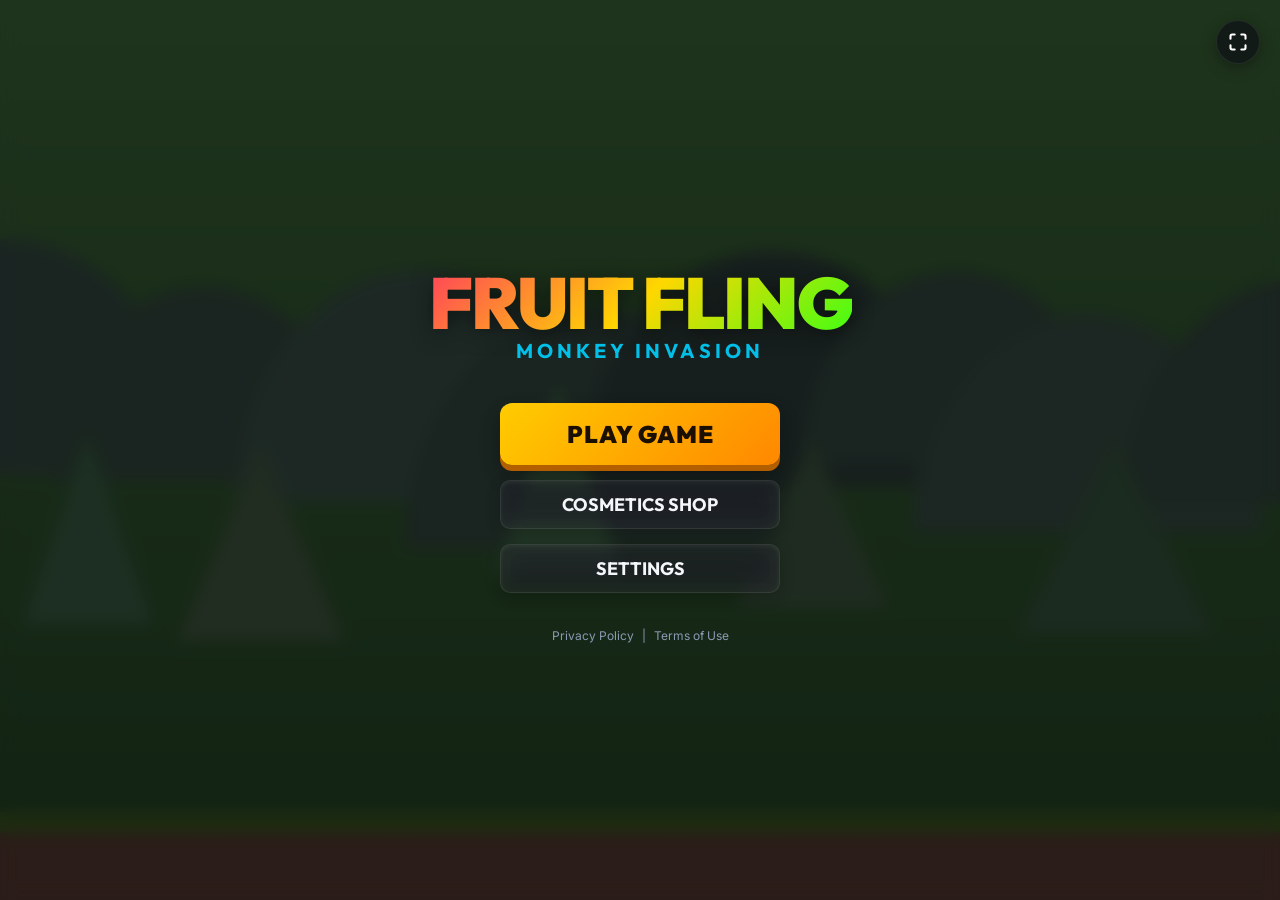
<file: index.html>
<!DOCTYPE html>
<html lang="en">
<head>
  <meta charset="UTF-8">
  <meta name="viewport" content="width=device-width, initial-scale=1.0">
  <title>Fruit Fling | Defeat the Monkeys & Reclaim the Kingdom</title>
  <meta name="description" content="Use a giant slingshot to launch powerful fruits, smash monkey structures, and reclaim the Fruit Kingdom in this satisfying 2.5D physics puzzle game.">
  <!-- Favicon placeholder or icon -->
  <link rel="icon" type="image/svg+xml" href="data:image/svg+xml,<svg xmlns=%22http://www.w3.org/2000/svg%22 viewBox=%220 0 100 100%22><text y=%22.9em%22 font-size=%2290%22>🍎</text></svg>">
  <link rel="stylesheet" href="src/style.css">
</head>
<body>
  <!-- Loading Screen -->
  <div id="loading-screen">
    <div class="loader-logo">🍎</div>
    <div class="loader-title">Fruit Fling</div>
    <div class="loader-bar-container">
      <div class="loader-bar"></div>
    </div>
    <div class="loader-text">Loading Assets...</div>
  </div>

  <!-- Portrait Orientation Warning Screen -->
  <div id="orientation-warning">
    <div class="rotate-icon">🔄</div>
    <div class="warning-title">Landscape Required</div>
    <div class="warning-text">Please rotate your device to landscape orientation to play the game!</div>
  </div>

  <div id="app">
    <!-- Main Game Viewport (16:9 Aspect Ratio) -->
    <div class="game-viewport">
      <!-- HTML5 Canvas for Game Rendering -->
      <canvas id="game-canvas"></canvas>

      <!-- Gameplay HUD Overlay -->
      <div class="hud-layer hidden" id="gameplay-hud">
        <!-- Top Left Info -->
        <div class="hud-panel hud-left">
          <button class="hud-btn" id="hud-pause-btn">⏸</button>
          <div style="font-size: 14px; font-weight: bold; margin-left: 10px;" id="hud-level-name">World 1 - Level 1</div>
        </div>

        <!-- Top Right Info -->
        <div class="hud-panel hud-right">
          <div class="hud-stars">⭐ <span id="stars-val">0/81</span></div>
          <button class="hud-btn" id="hud-restart-btn">🔄</button>
        </div>

        <!-- Bottom Left: Upcoming Fruit Queue -->
        <div class="fruit-queue-panel" id="fruit-queue">
          <!-- Populated dynamically via JS -->
        </div>

        <!-- Bottom Right: Special Ability Button -->
        <div class="ability-trigger-overlay hidden" id="ability-overlay">
          <button class="ability-btn" id="ability-trigger-btn">TAP TO BOOST</button>
        </div>
      </div>

      <!-- UI SCREEN: MAIN MENU -->
      <div class="ui-screen active" id="menu-screen">
        <div class="main-menu-content">
          <div class="logo-container">
            <h1 class="game-title" id="main-title">Fruit Fling</h1>
            <div class="game-subtitle">Monkey Invasion</div>
          </div>
          <div class="menu-buttons">
            <button class="btn-primary" id="play-btn">Play Game</button>
            <button class="btn-secondary" id="shop-btn">Cosmetics Shop</button>
            <button class="btn-secondary" id="settings-btn">Settings</button>
          </div>
          <div class="menu-footer">
            <a href="privacy.html" target="_blank" class="footer-link">Privacy Policy</a> | 
            <a href="terms.html" target="_blank" class="footer-link">Terms of Use</a>
          </div>
        </div>
      </div>

      <!-- UI SCREEN: WORLD SELECTION -->
      <div class="ui-screen" id="world-select-screen">
        <div class="screen-header">
          <button class="back-btn" id="world-back-btn">←</button>
          <h2>Select World</h2>
        </div>
        <div class="worlds-wrapper">
          <button class="scroll-btn scroll-left" id="worlds-scroll-left">‹</button>
          <div class="worlds-grid" id="worlds-container">
            <!-- Populated dynamically -->
          </div>
          <button class="scroll-btn scroll-right" id="worlds-scroll-right">›</button>
        </div>
      </div>

      <!-- UI SCREEN: LEVEL SELECTION -->
      <div class="ui-screen" id="level-select-screen">
        <div class="screen-header">
          <button class="back-btn" id="level-back-btn">←</button>
          <h2 id="world-title-display">Level Select</h2>
        </div>
        <div class="levels-grid" id="levels-container">
          <!-- Populated dynamically -->
        </div>
      </div>

      <!-- UI SCREEN: COSMETICS SHOP -->
      <div class="ui-screen" id="shop-screen">
        <div class="screen-header">
          <button class="back-btn" id="shop-back-btn">←</button>
          <h2>Cosmetic Shop</h2>
          <div class="hud-stars" style="margin-left: auto; font-size: 20px;">⭐ <span id="shop-stars-val">0/81</span></div>
        </div>
        <div class="shop-container">
          <div class="shop-tabs">
            <button class="shop-tab active" data-category="trail">Fruit Trails</button>
            <button class="shop-tab" data-category="slingshot">Slingshots</button>
          </div>
          <div class="shop-content">
            <div class="shop-grid" id="shop-items-container">
              <!-- Populated dynamically -->
            </div>
          </div>
        </div>
      </div>

      <!-- UI SCREEN: SETTINGS -->
      <div class="ui-screen" id="settings-screen">
        <div class="screen-header">
          <button class="back-btn" id="settings-back-btn">←</button>
          <h2>Settings</h2>
        </div>
        <div class="settings-panel">
          <div class="setting-row">
            <span class="setting-label">Sound Effects</span>
            <input type="range" class="slider" id="sound-volume" min="0" max="1" step="0.05">
          </div>
          <div class="setting-row">
            <span class="setting-label">Background Music</span>
            <input type="range" class="slider" id="music-volume" min="0" max="1" step="0.05">
          </div>
          <div class="setting-row">
            <span class="setting-label">Screen Shake</span>
            <input type="checkbox" id="shake-toggle" style="width: 20px; height: 20px; cursor: pointer; accent-color: var(--primary);">
          </div>
        </div>
      </div>

      <!-- UI SCREEN: PAUSE -->
      <div class="ui-screen" id="pause-screen">
        <div class="modal-container">
          <h2 class="modal-title" style="color: #fff;">Game Paused</h2>
          <div class="menu-buttons" style="margin: 0 auto 30px; width: 100%;">
            <button class="btn-primary" id="pause-resume-btn">Resume</button>
            <button class="btn-secondary" id="pause-restart-btn">Restart Level</button>
            <button class="btn-secondary" id="pause-levels-btn">Level Select</button>
            <button class="btn-secondary" id="pause-menu-btn">Main Menu</button>
          </div>
          <div class="settings-panel" style="width: 100%; background: rgba(0,0,0,0.25); box-shadow: none;">
            <div class="setting-row">
              <span class="setting-label">Sound</span>
              <input type="range" class="slider" id="pause-sound-volume" min="0" max="1" step="0.05">
            </div>
            <div class="setting-row">
              <span class="setting-label">Music</span>
              <input type="range" class="slider" id="pause-music-volume" min="0" max="1" step="0.05">
            </div>
          </div>
        </div>
      </div>

      <!-- UI SCREEN: VICTORY -->
      <div class="ui-screen" id="victory-screen">
        <div class="modal-container">
          <h2 class="modal-title victory-title">Victory!</h2>
          <div class="stars-container">
            <span class="modal-star" id="v-star-1">★</span>
            <span class="modal-star" id="v-star-2">★</span>
            <span class="modal-star" id="v-star-3">★</span>
          </div>
          <div class="score-stats">
            <div class="score-row">
              <span>Total Stars Earned:</span>
              <span class="score-row-value" id="v-total-stars-val">0/81</span>
            </div>
          </div>
          <div class="modal-buttons">
            <button class="btn-secondary" id="v-levels-btn">Levels</button>
            <button class="btn-secondary" id="v-replay-btn">Replay</button>
            <button class="btn-primary" id="v-next-btn" style="font-size: 18px; padding: 12px 24px;">Next</button>
          </div>
        </div>
      </div>

      <!-- UI SCREEN: DEFEAT -->
      <div class="ui-screen" id="defeat-screen">
        <div class="modal-container">
          <h2 class="modal-title defeat-title">Failed!</h2>
          <p style="color: var(--text-muted); margin-bottom: 25px; font-size: 15px;" id="defeat-message">No fruits left, and monkeys survived...</p>
          <div class="score-stats">
            <div class="score-row">
              <span>Total Stars:</span>
              <span class="score-row-value" id="d-total-stars-val">0/81</span>
            </div>
          </div>
          <div class="modal-buttons">
            <button class="btn-secondary" id="d-levels-btn">Levels</button>
            <button class="btn-primary" id="d-replay-btn" style="font-size: 18px; padding: 12px 24px;">Try Again</button>
          </div>
        </div>
      </div>

      <!-- UI SCREEN: TUTORIAL GUIDE -->
      <div class="tutorial-overlay hidden" id="tutorial-panel">
        <div class="tutorial-card">
          <h3 class="tutorial-title">💡 How to Play</h3>
          <p class="tutorial-text">Drag the fruit backwards on the slingshot and release to launch it!</p>
          <p class="tutorial-text"><strong>🔥 Special Abilities:</strong> Click/tap anywhere on the screen while the fruit is in the air to activate its power!</p>
          <div class="tutorial-abilities">
            <div class="tutorial-ability-item">🍎 <strong>Apple:</strong> Apple Smash (slams downwards)</div>
            <div class="tutorial-ability-item">🍌 <strong>Banana:</strong> Banana Boost (extra speed & lift)</div>
            <div class="tutorial-ability-item">🥥 <strong>Coconut:</strong> Coco Bomb (explodes mid-air/impact)</div>
            <div class="tutorial-ability-item">🍓 <strong>Strawberry:</strong> Grow (becomes giant & heavy)</div>
            <div class="tutorial-ability-item">🍉 <strong>Watermelon:</strong> Melon Split (splits into 3)</div>
          </div>
          <button class="btn-primary tutorial-btn" id="tutorial-close-btn">Got It!</button>
        </div>
      </div>

      <!-- Fullscreen Toggle Button -->
      <button id="fullscreen-btn" class="fullscreen-btn" title="Enter Fullscreen">
        <svg xmlns="http://www.w3.org/2000/svg" viewBox="0 0 24 24" width="20" height="20" fill="none" stroke="currentColor" stroke-width="2.5" stroke-linecap="round" stroke-linejoin="round">
          <path d="M8 3H5a2 2 0 0 0-2 2v3m18 0V5a2 2 0 0 0-2-2h-3m0 18h3a2 2 0 0 0 2-2v-3M3 16v3a2 2 0 0 0 2 2h3" />
        </svg>
      </button>

    </div>
  </div>

  <script src="src/lib/matter.min.js"></script>
  <script src="src/storage.js"></script>
  <script src="src/audio.js"></script>
  <script src="src/particles.js"></script>
  <script src="src/physics.js"></script>
  <script src="src/levels.js"></script>
  <script src="src/shop.js"></script>
  <script src="src/fruit.js"></script>
  <script src="src/monkey.js"></script>
  <script src="src/structure.js"></script>
  <script src="src/main.js"></script>
</body>
</html>
</file>
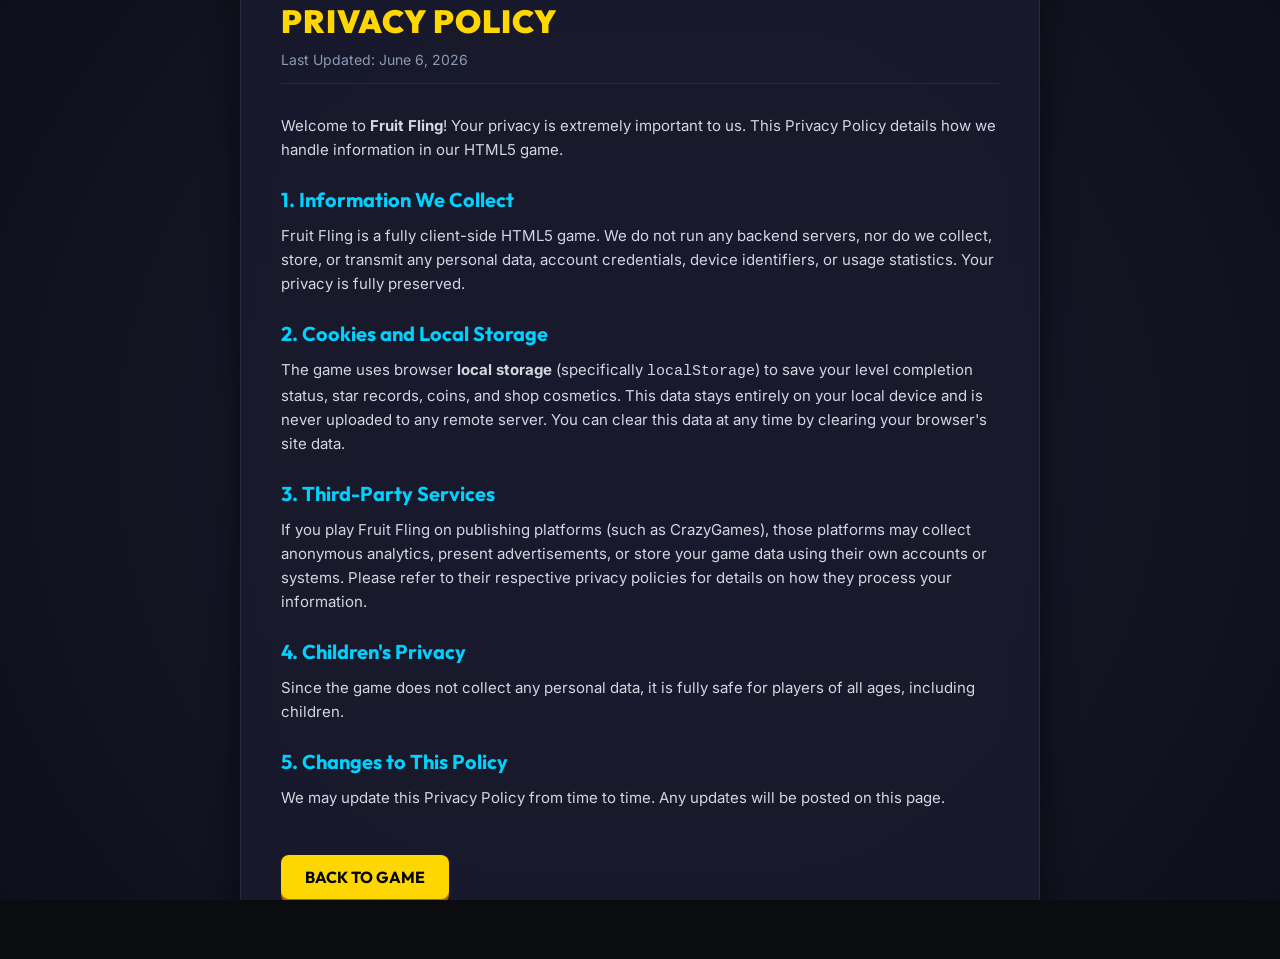
<file: privacy.html>
<!DOCTYPE html>
<html lang="en">
<head>
  <meta charset="UTF-8">
  <meta name="viewport" content="width=device-width, initial-scale=1.0">
  <title>Privacy Policy - Fruit Fling</title>
  <link rel="icon" type="image/svg+xml" href="data:image/svg+xml,<svg xmlns=%22http://www.w3.org/2000/svg%22 viewBox=%220 0 100 100%22><text y=%22.9em%22 font-size=%2290%22>🍎</text></svg>">
  <link rel="stylesheet" href="src/style.css">
  <style>
    body {
      background: radial-gradient(circle at center, #1a1a2e 0%, #0f0f1b 100%);
      font-family: 'Inter', sans-serif;
      color: #f5f6fa;
      display: flex;
      justify-content: center;
      align-items: center;
      min-height: 100vh;
      padding: 20px;
      user-select: text;
    }
    .legal-container {
      width: 100%;
      max-width: 800px;
      background: rgba(26, 26, 46, 0.85);
      border: 1px solid rgba(255, 255, 255, 0.08);
      border-radius: 20px;
      padding: 40px;
      box-shadow: 0 10px 30px rgba(0, 0, 0, 0.5);
      backdrop-filter: blur(15px);
    }
    h1 {
      font-family: 'Outfit', sans-serif;
      font-size: 32px;
      font-weight: 900;
      color: #ffd700;
      margin-bottom: 10px;
      text-transform: uppercase;
      letter-spacing: 1px;
    }
    .subtitle {
      font-size: 14px;
      color: #8b9bb4;
      margin-bottom: 30px;
      border-bottom: 1px solid rgba(255, 255, 255, 0.08);
      padding-bottom: 15px;
    }
    h2 {
      font-family: 'Outfit', sans-serif;
      font-size: 20px;
      font-weight: 700;
      color: #00d2ff;
      margin-top: 25px;
      margin-bottom: 12px;
    }
    p {
      font-size: 15px;
      line-height: 1.6;
      color: #d1d8e0;
      margin-bottom: 15px;
    }
    ul {
      margin-left: 20px;
      margin-bottom: 15px;
    }
    li {
      font-size: 14px;
      line-height: 1.6;
      color: #d1d8e0;
      margin-bottom: 8px;
    }
    .back-to-game {
      display: inline-block;
      margin-top: 30px;
      padding: 12px 24px;
      background: #ffd700;
      color: #000;
      text-decoration: none;
      font-family: 'Outfit', sans-serif;
      font-weight: 700;
      border-radius: 8px;
      transition: all 0.2s;
      text-transform: uppercase;
      box-shadow: 0 4px 0 #b35f00;
    }
    .back-to-game:hover {
      background: #ffea70;
      transform: translateY(-2px);
    }
    .back-to-game:active {
      transform: translateY(2px);
      box-shadow: none;
    }
  </style>
</head>
<body>
  <div class="legal-container">
    <h1>Privacy Policy</h1>
    <div class="subtitle">Last Updated: June 6, 2026</div>

    <p>Welcome to <strong>Fruit Fling</strong>! Your privacy is extremely important to us. This Privacy Policy details how we handle information in our HTML5 game.</p>

    <h2>1. Information We Collect</h2>
    <p>Fruit Fling is a fully client-side HTML5 game. We do not run any backend servers, nor do we collect, store, or transmit any personal data, account credentials, device identifiers, or usage statistics. Your privacy is fully preserved.</p>

    <h2>2. Cookies and Local Storage</h2>
    <p>The game uses browser <strong>local storage</strong> (specifically <code>localStorage</code>) to save your level completion status, star records, coins, and shop cosmetics. This data stays entirely on your local device and is never uploaded to any remote server. You can clear this data at any time by clearing your browser's site data.</p>

    <h2>3. Third-Party Services</h2>
    <p>If you play Fruit Fling on publishing platforms (such as CrazyGames), those platforms may collect anonymous analytics, present advertisements, or store your game data using their own accounts or systems. Please refer to their respective privacy policies for details on how they process your information.</p>

    <h2>4. Children's Privacy</h2>
    <p>Since the game does not collect any personal data, it is fully safe for players of all ages, including children.</p>

    <h2>5. Changes to This Policy</h2>
    <p>We may update this Privacy Policy from time to time. Any updates will be posted on this page.</p>

    <a href="index.html" class="back-to-game">Back to Game</a>
  </div>
</body>
</html>
</file>
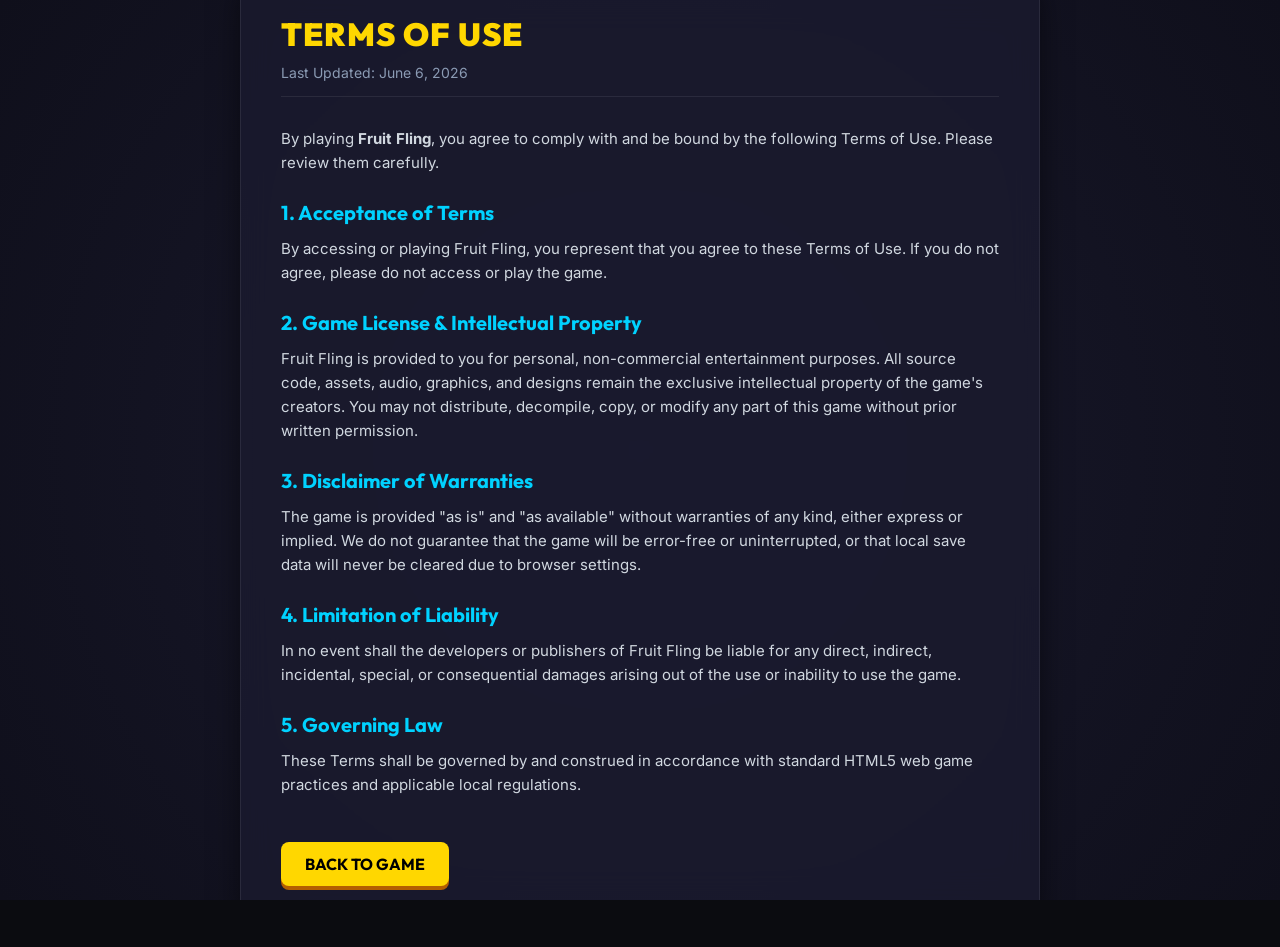
<file: terms.html>
<!DOCTYPE html>
<html lang="en">
<head>
  <meta charset="UTF-8">
  <meta name="viewport" content="width=device-width, initial-scale=1.0">
  <title>Terms of Use - Fruit Fling</title>
  <link rel="icon" type="image/svg+xml" href="data:image/svg+xml,<svg xmlns=%22http://www.w3.org/2000/svg%22 viewBox=%220 0 100 100%22><text y=%22.9em%22 font-size=%2290%22>🍎</text></svg>">
  <link rel="stylesheet" href="src/style.css">
  <style>
    body {
      background: radial-gradient(circle at center, #1a1a2e 0%, #0f0f1b 100%);
      font-family: 'Inter', sans-serif;
      color: #f5f6fa;
      display: flex;
      justify-content: center;
      align-items: center;
      min-height: 100vh;
      padding: 20px;
      user-select: text;
    }
    .legal-container {
      width: 100%;
      max-width: 800px;
      background: rgba(26, 26, 46, 0.85);
      border: 1px solid rgba(255, 255, 255, 0.08);
      border-radius: 20px;
      padding: 40px;
      box-shadow: 0 10px 30px rgba(0, 0, 0, 0.5);
      backdrop-filter: blur(15px);
    }
    h1 {
      font-family: 'Outfit', sans-serif;
      font-size: 32px;
      font-weight: 900;
      color: #ffd700;
      margin-bottom: 10px;
      text-transform: uppercase;
      letter-spacing: 1px;
    }
    .subtitle {
      font-size: 14px;
      color: #8b9bb4;
      margin-bottom: 30px;
      border-bottom: 1px solid rgba(255, 255, 255, 0.08);
      padding-bottom: 15px;
    }
    h2 {
      font-family: 'Outfit', sans-serif;
      font-size: 20px;
      font-weight: 700;
      color: #00d2ff;
      margin-top: 25px;
      margin-bottom: 12px;
    }
    p {
      font-size: 15px;
      line-height: 1.6;
      color: #d1d8e0;
      margin-bottom: 15px;
    }
    .back-to-game {
      display: inline-block;
      margin-top: 30px;
      padding: 12px 24px;
      background: #ffd700;
      color: #000;
      text-decoration: none;
      font-family: 'Outfit', sans-serif;
      font-weight: 700;
      border-radius: 8px;
      transition: all 0.2s;
      text-transform: uppercase;
      box-shadow: 0 4px 0 #b35f00;
    }
    .back-to-game:hover {
      background: #ffea70;
      transform: translateY(-2px);
    }
    .back-to-game:active {
      transform: translateY(2px);
      box-shadow: none;
    }
  </style>
</head>
<body>
  <div class="legal-container">
    <h1>Terms of Use</h1>
    <div class="subtitle">Last Updated: June 6, 2026</div>

    <p>By playing <strong>Fruit Fling</strong>, you agree to comply with and be bound by the following Terms of Use. Please review them carefully.</p>

    <h2>1. Acceptance of Terms</h2>
    <p>By accessing or playing Fruit Fling, you represent that you agree to these Terms of Use. If you do not agree, please do not access or play the game.</p>

    <h2>2. Game License & Intellectual Property</h2>
    <p>Fruit Fling is provided to you for personal, non-commercial entertainment purposes. All source code, assets, audio, graphics, and designs remain the exclusive intellectual property of the game's creators. You may not distribute, decompile, copy, or modify any part of this game without prior written permission.</p>

    <h2>3. Disclaimer of Warranties</h2>
    <p>The game is provided "as is" and "as available" without warranties of any kind, either express or implied. We do not guarantee that the game will be error-free or uninterrupted, or that local save data will never be cleared due to browser settings.</p>

    <h2>4. Limitation of Liability</h2>
    <p>In no event shall the developers or publishers of Fruit Fling be liable for any direct, indirect, incidental, special, or consequential damages arising out of the use or inability to use the game.</p>

    <h2>5. Governing Law</h2>
    <p>These Terms shall be governed by and construed in accordance with standard HTML5 web game practices and applicable local regulations.</p>

    <a href="index.html" class="back-to-game">Back to Game</a>
  </div>
</body>
</html>
</file>
<file: src/style.css>
/* Fruit Fling Design CSS - Modern Mobile-Game & Glassmorphism Aesthetics */

@import url('https://fonts.googleapis.com/css2?family=Inter:wght@400;600&family=Outfit:wght@500;700;900&display=swap');

:root {
  --font-display: 'Outfit', sans-serif;
  --font-sans: 'Inter', sans-serif;
  
  /* Palette */
  --bg-gradient: radial-gradient(circle at center, #1a1a2e 0%, #0f0f1b 100%);
  --panel-bg: rgba(26, 26, 46, 0.75);
  --panel-border: rgba(255, 255, 255, 0.08);
  --glass-glow: rgba(255, 255, 255, 0.03);
  
  --primary: #ffd700;
  --primary-hover: #ffea70;
  --accent-red: #ff3c5f;
  --accent-blue: #00d2ff;
  --accent-green: #39ff14;
  --text-light: #f5f6fa;
  --text-muted: #8b9bb4;
  
  --shadow-lg: 0 10px 30px rgba(0, 0, 0, 0.5);
  --shadow-inner: inset 0 2px 4px rgba(255, 255, 255, 0.05);
}

* {
  box-sizing: border-box;
  margin: 0;
  padding: 0;
  user-select: none;
  -webkit-user-drag: none;
}

body, html {
  width: 100%;
  height: 100%;
  background: #0b0c10;
  overflow: hidden;
  font-family: var(--font-sans);
  color: var(--text-light);
}

#app {
  width: 100vw;
  height: 100vh;
  display: flex;
  justify-content: center;
  align-items: center;
  position: relative;
  background: var(--bg-gradient);
}

/* --- GAME CONTAINER --- */
.game-viewport {
  width: 100vw;
  height: 100vh;
  position: relative;
  overflow: hidden;
  background: #000;
}

#game-canvas {
  width: 100%;
  height: 100%;
  display: block;
}

/* --- UI SCREEN OVERLAYS --- */
.ui-screen {
  position: absolute;
  top: 0;
  left: 0;
  width: 100%;
  height: 100%;
  z-index: 10;
  display: flex;
  flex-direction: column;
  justify-content: center;
  align-items: center;
  backdrop-filter: blur(8px);
  background: rgba(10, 10, 20, 0.6);
  transition: opacity 0.3s ease, visibility 0.3s ease;
  opacity: 0;
  visibility: hidden;
}

.ui-screen.active {
  opacity: 1;
  visibility: visible;
}

/* --- MAIN MENU --- */
.main-menu-content {
  text-align: center;
  display: flex;
  flex-direction: column;
  align-items: center;
  animation: slideInUp 0.6s cubic-bezier(0.175, 0.885, 0.32, 1.275);
}

.logo-container {
  position: relative;
  margin-bottom: 40px;
}

.game-title {
  font-family: var(--font-display);
  font-size: 72px;
  font-weight: 900;
  text-transform: uppercase;
  letter-spacing: -2px;
  background: linear-gradient(135deg, #ff3c5f 0%, #ffd700 50%, #39ff14 100%);
  -webkit-background-clip: text;
  -webkit-text-fill-color: transparent;
  filter: drop-shadow(0 4px 10px rgba(0,0,0,0.5));
  animation: logoFloat 4s ease-in-out infinite;
}

.game-subtitle {
  font-family: var(--font-display);
  font-size: 20px;
  font-weight: 700;
  color: var(--accent-blue);
  letter-spacing: 4px;
  text-transform: uppercase;
  margin-top: -10px;
  opacity: 0.9;
}

/* Buttons and Controls */
.menu-buttons {
  display: flex;
  flex-direction: column;
  gap: 15px;
  width: 280px;
}

.btn-primary {
  font-family: var(--font-display);
  font-size: 24px;
  font-weight: 900;
  padding: 16px 32px;
  border-radius: 12px;
  border: none;
  background: linear-gradient(135deg, #ffcc00 0%, #ff8800 100%);
  color: #1a0f00;
  cursor: pointer;
  box-shadow: 0 6px 0 #b35f00, 0 10px 20px rgba(0,0,0,0.3);
  transform: translateY(0);
  transition: transform 0.1s, box-shadow 0.1s, filter 0.2s;
  text-transform: uppercase;
  letter-spacing: 1px;
}

.btn-primary:hover {
  filter: brightness(1.1);
}

.btn-primary:active {
  transform: translateY(4px);
  box-shadow: 0 2px 0 #b35f00, 0 5px 10px rgba(0,0,0,0.3);
}

.btn-secondary {
  font-family: var(--font-display);
  font-size: 18px;
  font-weight: 700;
  padding: 12px 24px;
  border-radius: 10px;
  border: 1px solid var(--panel-border);
  background: rgba(255, 255, 255, 0.05);
  backdrop-filter: blur(10px);
  color: var(--text-light);
  cursor: pointer;
  box-shadow: var(--shadow-inner), 0 4px 15px rgba(0, 0, 0, 0.2);
  transition: all 0.2s;
  text-transform: uppercase;
}

.btn-secondary:hover {
  background: rgba(255, 255, 255, 0.12);
  border-color: rgba(255, 255, 255, 0.2);
  transform: translateY(-2px);
}

.btn-secondary:active {
  transform: translateY(0);
}

/* --- WORLD SELECTION --- */
.screen-header {
  font-family: var(--font-display);
  font-size: 36px;
  font-weight: 900;
  color: var(--text-light);
  margin-bottom: 30px;
  text-transform: uppercase;
  letter-spacing: 1px;
  display: flex;
  align-items: center;
  gap: 20px;
}

.back-btn {
  width: 44px;
  height: 44px;
  border-radius: 50%;
  border: 1px solid var(--panel-border);
  background: rgba(255, 255, 255, 0.05);
  color: #fff;
  font-size: 20px;
  cursor: pointer;
  display: flex;
  align-items: center;
  justify-content: center;
  transition: all 0.2s;
}

.back-btn:hover {
  background: #ff3c5f;
  border-color: #ff3c5f;
  transform: scale(1.1);
}

.worlds-wrapper {
  position: relative;
  display: flex;
  align-items: center;
  width: 95%;
  max-width: 1100px;
  margin: 0 auto;
}

.scroll-btn {
  width: 50px;
  height: 50px;
  border-radius: 50%;
  border: 1px solid var(--panel-border);
  background: rgba(255, 255, 255, 0.08);
  color: #fff;
  font-size: 32px;
  font-family: var(--font-display);
  cursor: pointer;
  display: flex;
  align-items: center;
  justify-content: center;
  transition: all 0.2s;
  z-index: 15;
  box-shadow: 0 4px 15px rgba(0, 0, 0, 0.3);
  backdrop-filter: blur(5px);
  margin: 0 10px;
}

.scroll-btn:hover {
  background: var(--primary);
  color: #000;
  border-color: var(--primary);
  transform: scale(1.1);
}

.scroll-btn:active {
  transform: scale(0.95);
}

.worlds-grid {
  display: flex;
  gap: 20px;
  padding: 20px 20px 30px;
  max-width: 1000px;
  overflow-x: auto;
  scrollbar-width: auto;
}

.worlds-grid::-webkit-scrollbar {
  display: block;
  height: 8px;
}

.worlds-grid::-webkit-scrollbar-track {
  background: rgba(255, 255, 255, 0.05);
  border-radius: 4px;
}

.worlds-grid::-webkit-scrollbar-thumb {
  background: linear-gradient(90deg, #ff3c5f 0%, #ffd700 100%);
  border-radius: 4px;
  cursor: pointer;
}

.worlds-grid::-webkit-scrollbar-thumb:hover {
  background: linear-gradient(90deg, #ff5c7d 0%, #ffea70 100%);
}

.world-card {
  flex: 0 0 250px;
  height: 320px;
  border-radius: 16px;
  padding: 24px;
  display: flex;
  flex-direction: column;
  justify-content: space-between;
  border: 1px solid var(--panel-border);
  cursor: pointer;
  position: relative;
  overflow: hidden;
  transition: transform 0.3s cubic-bezier(0.175, 0.885, 0.32, 1.275), box-shadow 0.3s;
  box-shadow: var(--shadow-lg);
}

.world-card::before {
  content: '';
  position: absolute;
  top: 0; left: 0; width: 100%; height: 100%;
  background: linear-gradient(180deg, rgba(255,255,255,0.05) 0%, rgba(0,0,0,0.6) 100%);
  z-index: 1;
}

.world-card:hover {
  transform: translateY(-8px) scale(1.02);
  box-shadow: 0 15px 40px rgba(0, 0, 0, 0.5);
  border-color: rgba(255, 255, 255, 0.25);
}

.world-card.locked {
  filter: grayscale(0.85);
  opacity: 0.6;
  cursor: not-allowed;
}

.world-card.locked:hover {
  transform: none;
}

.world-title {
  font-family: var(--font-display);
  font-size: 24px;
  font-weight: 900;
  text-transform: uppercase;
  z-index: 2;
  text-shadow: 0 2px 4px rgba(0,0,0,0.6);
}

.world-stats {
  font-size: 14px;
  color: var(--text-muted);
  z-index: 2;
  text-shadow: 0 1px 3px rgba(0,0,0,0.6);
}

.world-lock-icon {
  position: absolute;
  top: 50%;
  left: 50%;
  transform: translate(-50%, -50%);
  font-size: 48px;
  color: #fff;
  z-index: 3;
  opacity: 0.8;
}

/* World themes */
.world-1 { background: linear-gradient(135deg, #2e8b57, #1e4612); }
.world-2 { background: linear-gradient(135deg, #00d2ff, #006699); }
.world-3 { background: linear-gradient(135deg, #7b68ee, #3d3b72); }
.world-4 { background: linear-gradient(135deg, #ff4500, #4a0000); }
.world-5 { background: linear-gradient(135deg, #4b0082, #110022); }
.world-6 { background: linear-gradient(135deg, #ec38bc, #2d0066); }
.world-7 { background: linear-gradient(135deg, #00d2ff, #0a0033); }
.world-8 { background: linear-gradient(135deg, #e0f7fa, #00838f); }
.world-9 { background: linear-gradient(135deg, #ffd700, #4a0e4e); }

/* --- LEVEL SELECTION --- */
.levels-grid {
  display: grid;
  grid-template-columns: repeat(4, 1fr);
  gap: 20px;
  max-width: 800px;
}

.level-btn {
  width: 90px;
  height: 90px;
  border-radius: 14px;
  border: 1px solid var(--panel-border);
  background: rgba(255, 255, 255, 0.05);
  cursor: pointer;
  display: flex;
  flex-direction: column;
  justify-content: center;
  align-items: center;
  position: relative;
  transition: all 0.2s;
  box-shadow: var(--shadow-inner);
}

.level-btn:hover {
  background: rgba(255,255,255,0.12);
  transform: scale(1.08);
}

.level-btn.locked {
  opacity: 0.4;
  cursor: not-allowed;
}

.level-btn.locked:hover {
  transform: none;
  background: rgba(255, 255, 255, 0.05);
}

.level-num {
  font-family: var(--font-display);
  font-size: 28px;
  font-weight: 900;
  color: #fff;
}

.level-stars {
  display: flex;
  gap: 2px;
  margin-top: 5px;
  color: #7f8c8d;
}

.star-active {
  color: var(--primary);
  text-shadow: 0 0 5px rgba(255,215,0,0.5);
}

/* --- HUD OVERLAYS (Gameplay) --- */
.hud-layer {
  position: absolute;
  top: 0;
  left: 0;
  width: 100%;
  height: 100%;
  z-index: 5;
  pointer-events: none;
}

.hud-panel {
  position: absolute;
  top: 20px;
  pointer-events: auto;
  display: flex;
  align-items: center;
  gap: 15px;
  padding: 10px 20px;
  border-radius: 30px;
  background: rgba(10, 10, 20, 0.6);
  border: 1px solid var(--panel-border);
  backdrop-filter: blur(10px);
}

.hud-left { left: 20px; }
.hud-right { right: 76px; }

.hud-score {
  font-family: var(--font-display);
  font-size: 20px;
  font-weight: 700;
  color: #fff;
}

.hud-stars {
  font-family: var(--font-display);
  font-size: 16px;
  font-weight: 700;
  color: var(--primary);
  display: flex;
  align-items: center;
  gap: 5px;
}

.hud-btn {
  width: 36px;
  height: 36px;
  border-radius: 50%;
  border: none;
  background: rgba(255,255,255,0.1);
  color: #fff;
  font-size: 16px;
  cursor: pointer;
  display: flex;
  align-items: center;
  justify-content: center;
  transition: all 0.2s;
}

.hud-btn:hover {
  background: var(--accent-red);
  transform: scale(1.1);
}

.fruit-queue-panel {
  position: absolute;
  bottom: 20px;
  left: 20px;
  display: flex;
  gap: 10px;
  padding: 10px;
  border-radius: 12px;
  background: rgba(0, 0, 0, 0.4);
  pointer-events: auto;
}

.queue-fruit-icon {
  width: 32px;
  height: 32px;
  border-radius: 50%;
  border: 1.5px dashed rgba(255,255,255,0.3);
  display: flex;
  align-items: center;
  justify-content: center;
  font-size: 18px;
  background: rgba(255,255,255,0.05);
}

.queue-fruit-icon.active {
  border-style: solid;
  border-color: var(--accent-green);
  background: rgba(57, 255, 20, 0.15);
  box-shadow: 0 0 10px rgba(57,255,20,0.3);
}

/* Ability Indicator Overlay */
.ability-trigger-overlay {
  position: absolute;
  bottom: 30px;
  right: 30px;
  pointer-events: auto;
  animation: pulseGlow 1.5s infinite;
}

.ability-btn {
  font-family: var(--font-display);
  font-size: 16px;
  font-weight: 700;
  padding: 14px 24px;
  border-radius: 30px;
  border: none;
  background: linear-gradient(135deg, var(--accent-blue) 0%, #0077ff 100%);
  color: #fff;
  cursor: pointer;
  box-shadow: 0 5px 15px rgba(0,210,255,0.4);
  transition: transform 0.2s;
  text-transform: uppercase;
}

.ability-btn:hover {
  transform: scale(1.05);
}

/* --- SHOP SCREEN --- */
.shop-container {
  width: 90%;
  max-width: 950px;
  height: 480px;
  display: flex;
  background: var(--panel-bg);
  border: 1px solid var(--panel-border);
  border-radius: 20px;
  overflow: hidden;
  box-shadow: var(--shadow-lg);
  backdrop-filter: blur(15px);
}

.shop-tabs {
  width: 180px;
  background: rgba(0,0,0,0.25);
  border-right: 1px solid var(--panel-border);
  display: flex;
  flex-direction: column;
}

.shop-tab {
  padding: 20px;
  font-family: var(--font-display);
  font-size: 16px;
  font-weight: 700;
  text-align: left;
  border: none;
  background: transparent;
  color: var(--text-muted);
  cursor: pointer;
  transition: all 0.2s;
  text-transform: uppercase;
  border-left: 3px solid transparent;
}

.shop-tab.active {
  color: var(--primary);
  background: rgba(255,255,255,0.03);
  border-left-color: var(--primary);
}

.shop-tab:hover:not(.active) {
  color: #fff;
  background: rgba(255,255,255,0.01);
}

.shop-content {
  flex: 1;
  padding: 24px;
  overflow-y: auto;
}

.shop-grid {
  display: grid;
  grid-template-columns: repeat(auto-fill, minmax(190px, 1fr));
  gap: 15px;
}

.shop-card {
  background: rgba(255,255,255,0.03);
  border: 1px solid var(--panel-border);
  border-radius: 12px;
  padding: 16px;
  text-align: center;
  display: flex;
  flex-direction: column;
  justify-content: space-between;
  height: 190px;
  transition: all 0.2s;
}

.shop-card:hover {
  background: rgba(255,255,255,0.06);
  border-color: rgba(255,255,255,0.15);
  transform: translateY(-2px);
}

.shop-item-preview {
  font-size: 32px;
  margin: 10px 0;
  display: flex;
  justify-content: center;
  align-items: center;
  height: 50px;
}

.shop-item-name {
  font-family: var(--font-display);
  font-size: 15px;
  font-weight: 700;
}

.shop-item-desc {
  font-size: 11px;
  color: var(--text-muted);
  margin-bottom: 10px;
}

.shop-buy-btn {
  width: 100%;
  padding: 8px;
  border-radius: 6px;
  border: none;
  font-family: var(--font-display);
  font-weight: 700;
  cursor: pointer;
  transition: all 0.2s;
}

.shop-buy-btn.buy {
  background: var(--primary);
  color: #000;
}

.shop-buy-btn.equip {
  background: var(--accent-blue);
  color: #fff;
}

.shop-buy-btn.equipped {
  background: var(--accent-green);
  color: #000;
  cursor: default;
}

/* --- VICTORY & DEFEAT DIALOGS --- */
.modal-container {
  width: 440px;
  background: var(--panel-bg);
  border: 1.5px solid var(--panel-border);
  border-radius: 20px;
  padding: 40px;
  text-align: center;
  box-shadow: var(--shadow-lg);
  backdrop-filter: blur(15px);
  animation: popIn 0.4s cubic-bezier(0.175, 0.885, 0.32, 1.275);
}

.modal-title {
  font-family: var(--font-display);
  font-size: 40px;
  font-weight: 900;
  text-transform: uppercase;
  margin-bottom: 20px;
}

.victory-title {
  background: linear-gradient(135deg, var(--primary) 0%, #ff8800 100%);
  -webkit-background-clip: text;
  -webkit-text-fill-color: transparent;
}

.defeat-title {
  background: linear-gradient(135deg, var(--accent-red) 0%, #aa0022 100%);
  -webkit-background-clip: text;
  -webkit-text-fill-color: transparent;
}

.stars-container {
  display: flex;
  justify-content: center;
  gap: 15px;
  margin-bottom: 30px;
}

.modal-star {
  font-size: 54px;
  color: rgba(255,255,255,0.07);
  transform: scale(0.8);
  transition: transform 0.4s cubic-bezier(0.175, 0.885, 0.32, 1.5), color 0.4s;
}

.modal-star.active {
  color: var(--primary);
  transform: scale(1.15) rotate(15deg);
  text-shadow: 0 0 15px rgba(255,215,0,0.6);
}

.score-stats {
  background: rgba(0,0,0,0.2);
  border-radius: 12px;
  padding: 16px;
  margin-bottom: 30px;
  display: flex;
  flex-direction: column;
  gap: 8px;
}

.score-row {
  display: flex;
  justify-content: space-between;
  font-size: 15px;
  color: var(--text-muted);
}

.score-row-value {
  color: #fff;
  font-weight: 600;
}

.modal-buttons {
  display: flex;
  justify-content: center;
  gap: 15px;
}

/* --- KEYFRAME ANIMATIONS --- */
@keyframes logoFloat {
  0%, 100% { transform: translateY(0) rotate(0deg); }
  50% { transform: translateY(-8px) rotate(1deg); }
}

@keyframes slideInUp {
  0% { transform: translateY(50px); opacity: 0; }
  100% { transform: translateY(0); opacity: 1; }
}

@keyframes popIn {
  0% { transform: scale(0.85); opacity: 0; }
  100% { transform: scale(1); opacity: 1; }
}

@keyframes pulseGlow {
  0%, 100% { transform: scale(1); filter: brightness(1.0); }
  50% { transform: scale(1.05); filter: brightness(1.2); }
}

/* --- SETTINGS SCREEN --- */
.settings-panel {
  width: 320px;
  display: flex;
  flex-direction: column;
  gap: 20px;
  background: var(--panel-bg);
  border: 1px solid var(--panel-border);
  border-radius: 16px;
  padding: 24px;
  box-shadow: var(--shadow-lg);
  backdrop-filter: blur(10px);
}

.setting-row {
  display: flex;
  justify-content: space-between;
  align-items: center;
}

.setting-label {
  font-family: var(--font-display);
  font-weight: 700;
  font-size: 15px;
}

.slider {
  width: 140px;
  accent-color: var(--primary);
  height: 5px;
  outline: none;
}

/* Utility visibility classes */
.hidden {
  display: none !important;
}

/* --- TUTORIAL OVERLAY --- */
.tutorial-overlay {
  position: absolute;
  top: 0;
  left: 0;
  width: 100%;
  height: 100%;
  z-index: 25;
  display: flex;
  justify-content: center;
  align-items: center;
  backdrop-filter: blur(6px);
  background: rgba(10, 10, 20, 0.7);
  transition: opacity 0.3s ease;
}

.tutorial-card {
  width: 480px;
  background: var(--panel-bg);
  border: 1.5px solid var(--panel-border);
  border-radius: 20px;
  padding: 30px 40px;
  text-align: center;
  box-shadow: var(--shadow-lg);
  backdrop-filter: blur(15px);
  animation: popIn 0.4s cubic-bezier(0.175, 0.885, 0.32, 1.275);
  color: var(--text-light);
}

.tutorial-title {
  font-family: var(--font-display);
  font-size: 28px;
  font-weight: 900;
  text-transform: uppercase;
  margin-bottom: 15px;
  color: var(--primary);
  text-shadow: 0 2px 4px rgba(0,0,0,0.5);
}

.tutorial-text {
  font-size: 14px;
  color: var(--text-light);
  margin-bottom: 12px;
  line-height: 1.5;
}

.tutorial-abilities {
  background: rgba(0,0,0,0.25);
  border-radius: 12px;
  padding: 12px 18px;
  margin-bottom: 25px;
  text-align: left;
  display: flex;
  flex-direction: column;
  gap: 8px;
}

.tutorial-ability-item {
  font-size: 13px;
  line-height: 1.4;
  color: #eee;
}

.tutorial-btn {
  font-size: 18px;
  padding: 10px 24px;
  margin-top: 5px;
}

/* Portrait Orientation Warning Screen for Mobile */
#orientation-warning {
  display: none;
  position: fixed;
  top: 0;
  left: 0;
  width: 100vw;
  height: 100vh;
  z-index: 99999;
  background: radial-gradient(circle at center, #1a1a2e 0%, #0f0f1b 100%);
  flex-direction: column;
  justify-content: center;
  align-items: center;
  text-align: center;
  padding: 30px;
}

#orientation-warning .rotate-icon {
  font-size: 64px;
  margin-bottom: 20px;
  animation: rotateDevice 2s infinite ease-in-out;
}

#orientation-warning .warning-title {
  font-family: var(--font-display);
  font-size: 28px;
  font-weight: 900;
  color: var(--primary);
  margin-bottom: 10px;
  text-transform: uppercase;
}

#orientation-warning .warning-text {
  font-size: 16px;
  color: var(--text-muted);
  max-width: 300px;
  line-height: 1.5;
}

@keyframes rotateDevice {
  0% { transform: rotate(0deg); }
  50% { transform: rotate(-90deg); }
  100% { transform: rotate(0deg); }
}

@media (orientation: portrait) and (max-width: 1024px) {
  #orientation-warning {
    display: flex;
  }
}

/* --- MOBILE RESPONSIVE SCALING FOR LANDSCAPE (max-height: 550px) --- */
@media (max-height: 550px) {
  /* Screen Header */
  .screen-header {
    font-size: 20px !important;
    margin-bottom: 10px !important;
    gap: 10px !important;
  }
  
  .back-btn {
    width: 30px !important;
    height: 30px !important;
    font-size: 14px !important;
  }

  /* Main Menu */
  .game-title {
    font-size: 44px !important;
    margin-bottom: 5px !important;
  }
  
  .game-subtitle {
    font-size: 14px !important;
    letter-spacing: 2px !important;
  }
  
  .logo-container {
    margin-bottom: 15px !important;
  }
  
  .menu-buttons {
    width: 220px !important;
    gap: 8px !important;
  }
  
  .btn-primary {
    font-size: 16px !important;
    padding: 8px 16px !important;
    border-radius: 8px !important;
    box-shadow: 0 4px 0 #b35f00, 0 5px 10px rgba(0,0,0,0.3) !important;
  }
  
  .btn-secondary {
    font-size: 13px !important;
    padding: 8px 16px !important;
    border-radius: 8px !important;
  }

  /* World Select */
  .worlds-wrapper {
    width: 100% !important;
  }
  
  .scroll-btn {
    width: 36px !important;
    height: 36px !important;
    font-size: 20px !important;
    margin: 0 5px !important;
  }
  
  .worlds-grid {
    padding: 5px 10px 15px !important;
    gap: 15px !important;
  }
  
  .world-card {
    flex: 0 0 160px !important;
    height: 200px !important;
    padding: 12px !important;
    border-radius: 12px !important;
  }
  
  .world-title {
    font-size: 16px !important;
  }
  
  .world-stats {
    font-size: 11px !important;
  }
  
  .world-lock-icon {
    font-size: 32px !important;
  }

  /* Level Select */
  .levels-grid {
    grid-template-columns: repeat(6, 1fr) !important; /* more columns for landscape */
    gap: 10px !important;
    max-width: 90% !important;
  }
  
  .level-btn {
    width: 55px !important;
    height: 55px !important;
    border-radius: 8px !important;
  }
  
  .level-num {
    font-size: 18px !important;
  }
  
  .level-stars {
    font-size: 8px !important;
    margin-top: 2px !important;
  }

  /* Modal Containers (Victory / Defeat / Pause) */
  .modal-container {
    width: 320px !important;
    padding: 15px 20px !important;
    border-radius: 12px !important;
  }
  
  .modal-title {
    font-size: 22px !important;
    margin-bottom: 10px !important;
  }
  
  .stars-container {
    margin-bottom: 10px !important;
    gap: 8px !important;
  }
  
  .modal-star {
    font-size: 30px !important;
  }
  
  .score-stats {
    padding: 8px !important;
    margin-bottom: 15px !important;
    gap: 4px !important;
  }
  
  .score-row {
    font-size: 12px !important;
  }
  
  .modal-buttons {
    gap: 10px !important;
  }
  
  .modal-buttons .btn-primary, .modal-buttons .btn-secondary {
    font-size: 14px !important;
    padding: 8px 16px !important;
  }

  /* Shop */
  .shop-container {
    height: 260px !important;
    border-radius: 12px !important;
  }
  
  .shop-tabs {
    width: 120px !important;
  }
  
  .shop-tab {
    padding: 10px !important;
    font-size: 12px !important;
  }
  
  .shop-content {
    padding: 12px !important;
  }
  
  .shop-grid {
    grid-template-columns: repeat(auto-fill, minmax(130px, 1fr)) !important;
    gap: 10px !important;
  }
  
  .shop-card {
    height: 125px !important;
    padding: 8px !important;
  }
  
  .shop-item-preview {
    font-size: 20px !important;
    margin: 5px 0 !important;
    height: 30px !important;
  }
  
  .shop-item-name {
    font-size: 12px !important;
  }
  
  .shop-item-desc {
    font-size: 9px !important;
    margin-bottom: 5px !important;
    display: -webkit-box;
    -webkit-line-clamp: 1;
    -webkit-box-orient: vertical;
    overflow: hidden;
  }
  
  .shop-buy-btn {
    padding: 4px !important;
    font-size: 11px !important;
  }

  /* Settings Screen */
  .settings-panel {
    width: 280px !important;
    padding: 15px !important;
    gap: 12px !important;
  }
  
  .setting-row {
    font-size: 13px !important;
  }
  
  .slider {
    width: 100px !important;
  }

  /* HUD */
  .hud-panel {
    top: 10px !important;
    padding: 5px 12px !important;
    gap: 8px !important;
  }
  
  .hud-score, .hud-stars {
    font-size: 14px !important;
  }
  
  .hud-btn {
    width: 26px !important;
    height: 26px !important;
    font-size: 12px !important;
  }
  
  .hud-right {
    right: 52px !important;
  }
  
  .fruit-queue-panel {
    bottom: 10px !important;
    left: 10px !important;
    padding: 5px !important;
    gap: 5px !important;
  }
  
  .queue-fruit-icon {
    width: 22px !important;
    height: 22px !important;
    font-size: 12px !important;
  }
  
  /* Tutorial */
  .tutorial-card {
    width: 320px !important;
    padding: 15px !important;
    border-radius: 12px !important;
  }
  
  .tutorial-title {
    font-size: 18px !important;
    margin-bottom: 8px !important;
  }
  
  .tutorial-text {
    font-size: 11px !important;
    margin-bottom: 8px !important;
  }
  
  .tutorial-abilities {
    padding: 6px 10px !important;
    margin-bottom: 15px !important;
    gap: 4px !important;
  }
  
  .tutorial-ability-item {
    font-size: 10px !important;
  }
  
  .tutorial-btn {
    font-size: 13px !important;
    padding: 6px 16px !important;
  }
}

/* --- LOADING SCREEN STYLES --- */
#loading-screen {
  position: fixed;
  top: 0;
  left: 0;
  width: 100vw;
  height: 100vh;
  z-index: 999999;
  background: radial-gradient(circle at center, #1a1a2e 0%, #0f0f1b 100%);
  display: flex;
  flex-direction: column;
  justify-content: center;
  align-items: center;
  transition: opacity 0.5s ease, visibility 0.5s ease;
}

#loading-screen.fade-out {
  opacity: 0;
  visibility: hidden;
}

.loader-logo {
  font-size: 80px;
  animation: logoFloat 2s ease-in-out infinite;
  margin-bottom: 20px;
}

.loader-title {
  font-family: var(--font-display);
  font-size: 36px;
  font-weight: 900;
  color: #fff;
  text-transform: uppercase;
  letter-spacing: 2px;
  margin-bottom: 30px;
}

.loader-bar-container {
  width: 200px;
  height: 6px;
  background: rgba(255, 255, 255, 0.1);
  border-radius: 3px;
  overflow: hidden;
  margin-bottom: 15px;
}

.loader-bar {
  width: 0%;
  height: 100%;
  background: linear-gradient(90deg, #ff3c5f 0%, #ffd700 100%);
  animation: loadingProgress 1.5s forwards ease-in-out;
}

.loader-text {
  font-size: 14px;
  color: var(--text-muted);
}

@keyframes loadingProgress {
  0% { width: 0%; }
  100% { width: 100%; }
}

/* --- MENU FOOTER STYLES --- */
.menu-footer {
  margin-top: 35px;
  font-size: 12px;
  color: var(--text-muted);
}

.footer-link {
  color: var(--text-muted);
  text-decoration: none;
  transition: color 0.2s;
  padding: 0 5px;
}

.footer-link:hover {
  color: var(--primary);
  text-decoration: underline;
}

/* Adjustments for landscape mobile */
@media (max-height: 550px) {
  #loading-screen {
    padding: 15px !important;
  }
  
  .loader-logo {
    font-size: 40px !important;
    margin-bottom: 5px !important;
  }
  
  .loader-title {
    font-size: 20px !important;
    margin-bottom: 15px !important;
  }
  
  .loader-bar-container {
    width: 150px !important;
    margin-bottom: 10px !important;
  }
  
  .menu-footer {
    margin-top: 15px !important;
    font-size: 10px !important;
  }
}

/* --- FULLSCREEN BUTTON --- */
.fullscreen-btn {
  position: absolute;
  top: 20px;
  right: 20px;
  width: 44px;
  height: 44px;
  border-radius: 50%;
  border: 1px solid var(--panel-border);
  background: rgba(10, 10, 20, 0.6);
  backdrop-filter: blur(10px);
  color: #fff;
  cursor: pointer;
  display: flex;
  align-items: center;
  justify-content: center;
  transition: all 0.2s ease;
  z-index: 90;
  box-shadow: 0 4px 15px rgba(0, 0, 0, 0.3);
}

.fullscreen-btn:hover {
  background: rgba(255, 255, 255, 0.15);
  border-color: rgba(255, 255, 255, 0.25);
  transform: scale(1.1);
}

.fullscreen-btn:active {
  transform: scale(0.95);
}

.fullscreen-btn svg {
  display: block;
  width: 20px;
  height: 20px;
  stroke: currentColor;
  transition: transform 0.2s ease;
}

.fullscreen-btn:hover svg {
  transform: scale(1.1);
}

/* Adjustments for mobile landscape */
@media (max-height: 550px) {
  .fullscreen-btn {
    top: 10px !important;
    right: 10px !important;
    width: 32px !important;
    height: 32px !important;
  }
  .fullscreen-btn svg {
    width: 14px !important;
    height: 14px !important;
  }
}
</file>
